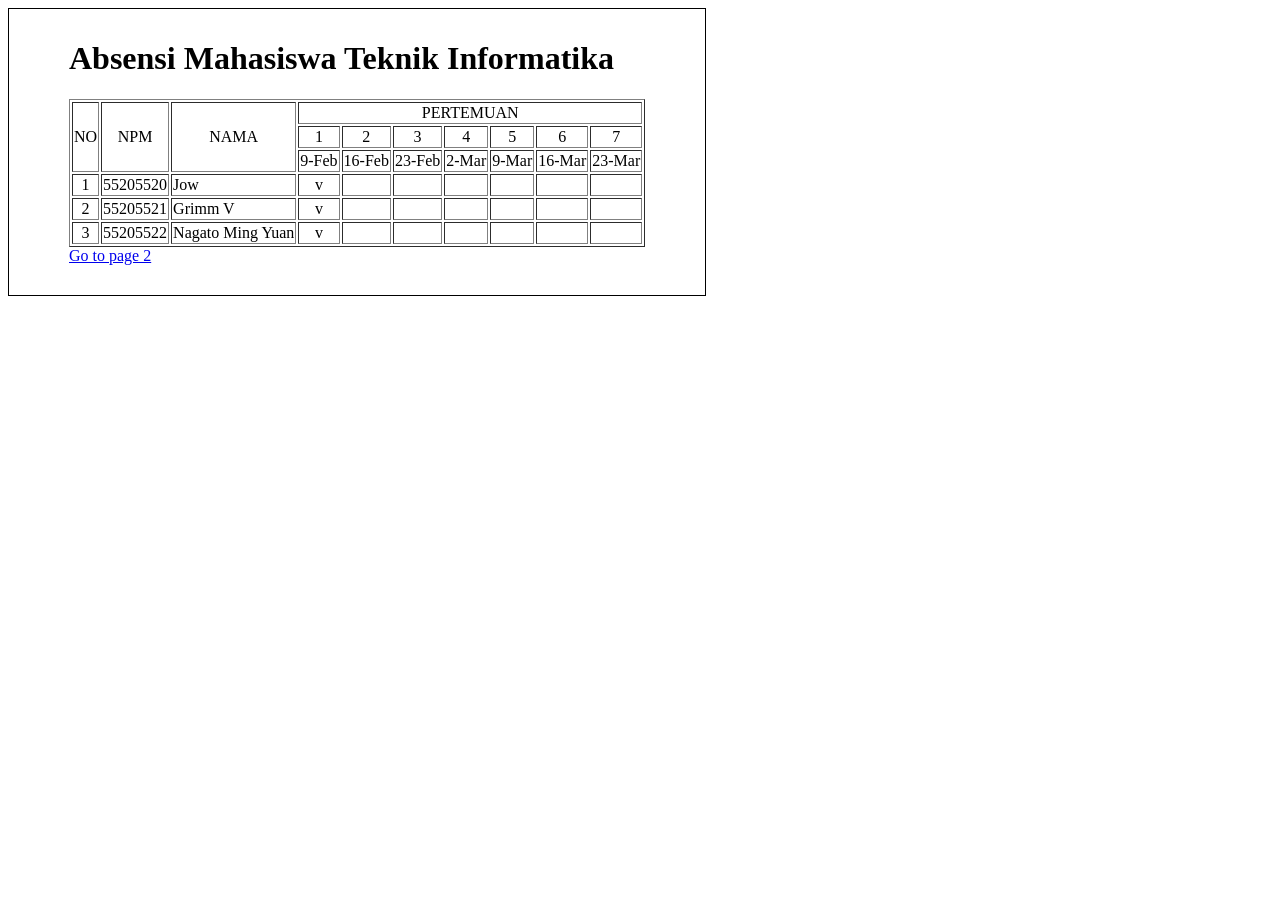
<file: Tugas-2/index.html>
<!DOCTYPE html>
<html lang="id">
<head>
    <meta charset="UTF-8">
    <title>Absensi Mahasiswa Teknik Informatika</title>
</head>
<body>

    <div style="display: inline-block; border: 1px solid #000; padding: 10px 60px 30px 60px;">

        <h1>Absensi Mahasiswa Teknik Informatika</h1>

        <table border="1">
            <tr>
                <td rowspan="3" align="center">NO</td>
                <td rowspan="3" align="center">NPM</td>
                <td rowspan="3" align="center">NAMA</td>
                <td colspan="7" align="center">PERTEMUAN</td>
            </tr>
            <tr>
                <td align="center">1</td>
                <td align="center">2</td>
                <td align="center">3</td>
                <td align="center">4</td>
                <td align="center">5</td>
                <td align="center">6</td>
                <td align="center">7</td>
            </tr>
            <tr>
                <td align="center">9-Feb</td>
                <td align="center">16-Feb</td>
                <td align="center">23-Feb</td>
                <td align="center">2-Mar</td>
                <td align="center">9-Mar</td>
                <td align="center">16-Mar</td>
                <td align="center">23-Mar</td>
            </tr>
            <tr>
                <td align="center">1</td>
                <td>55205520</td>
                <td>Jow</td>
                <td align="center">v</td>
                <td></td>
                <td></td>
                <td></td>
                <td></td>
                <td></td>
                <td></td>
            </tr>
            <tr>
                <td align="center">2</td>
                <td>55205521</td>
                <td>Grimm V</td>
                <td align="center">v</td>
                <td></td>
                <td></td>
                <td></td>
                <td></td>
                <td></td>
                <td></td>
            </tr>
            <tr>
                <td align="center">3</td>
                <td>55205522</td>
                <td>Nagato Ming Yuan</td>
                <td align="center">v</td>
                <td></td>
                <td></td>
                <td></td>
                <td></td>
                <td></td>
                <td></td>
            </tr>
        </table>
        <a href="page2.html">Go to page 2</a>
    </div>

</body>
</html>
</file>
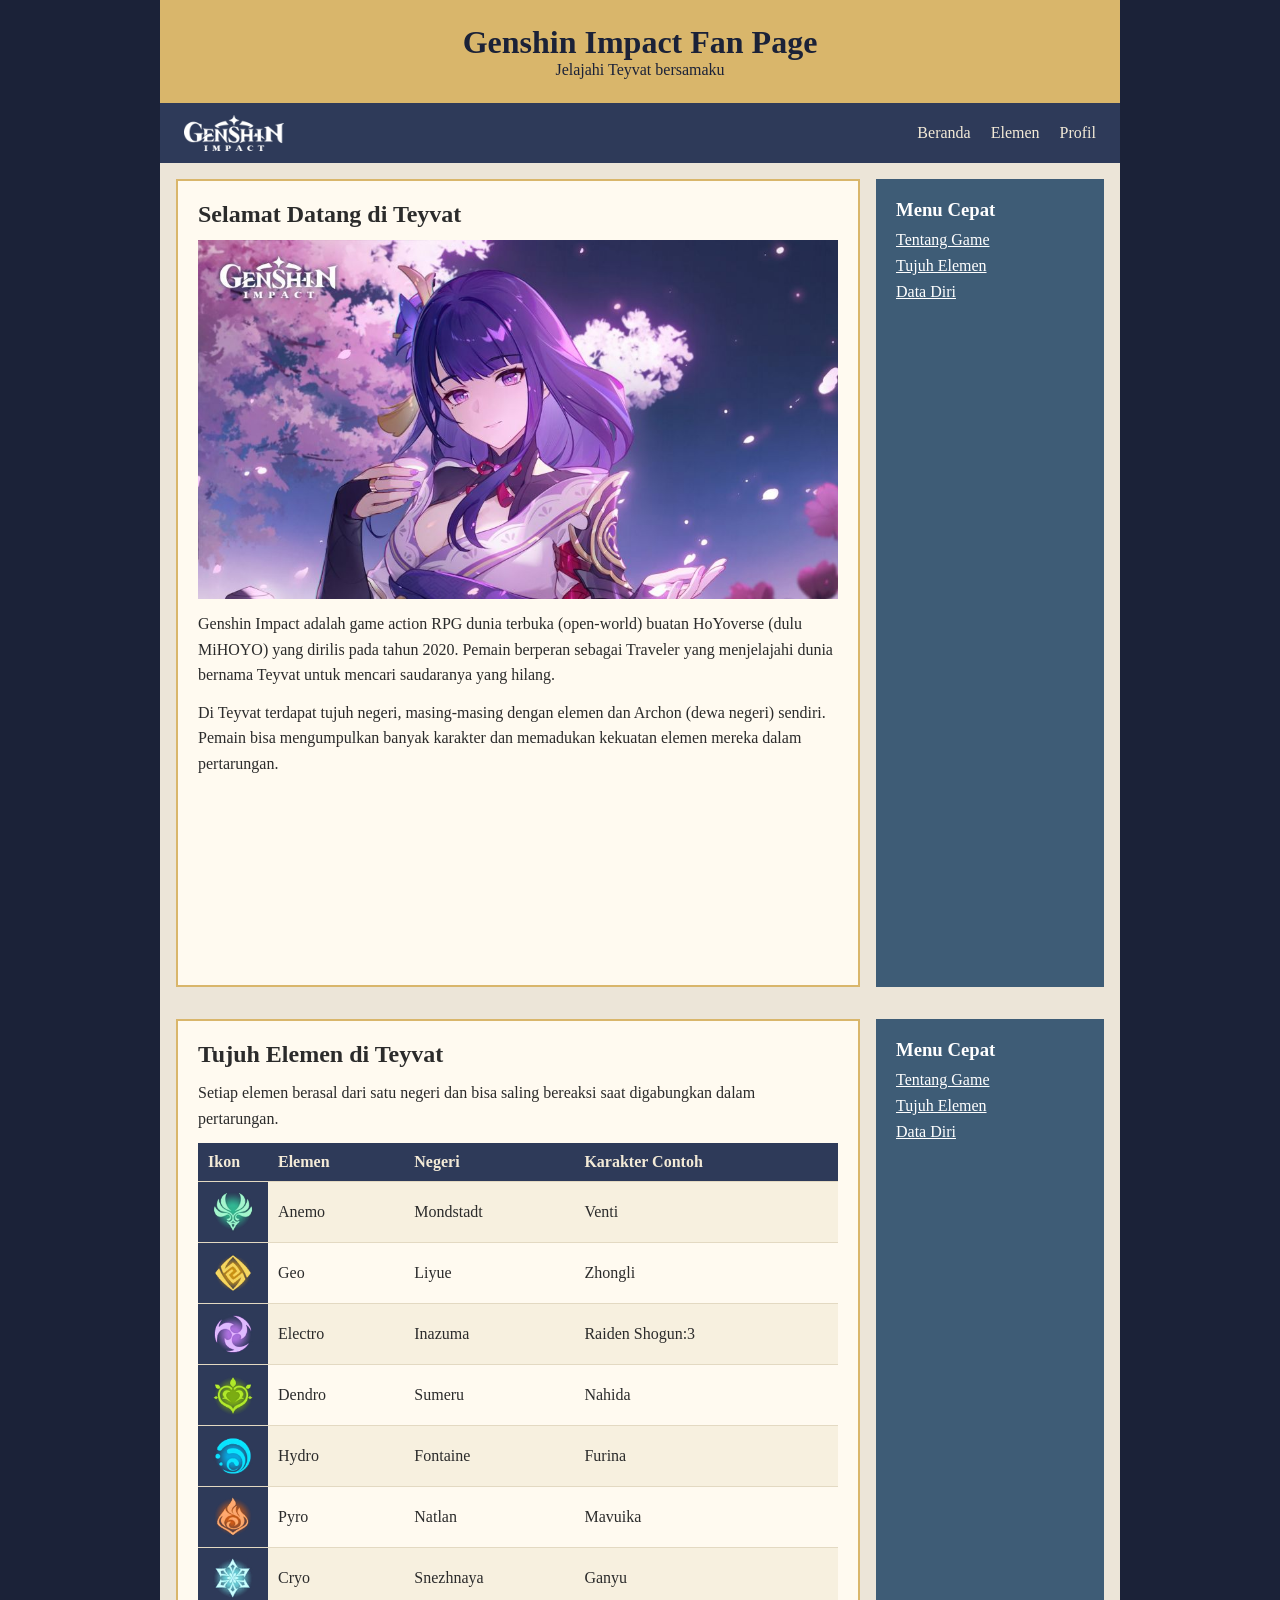
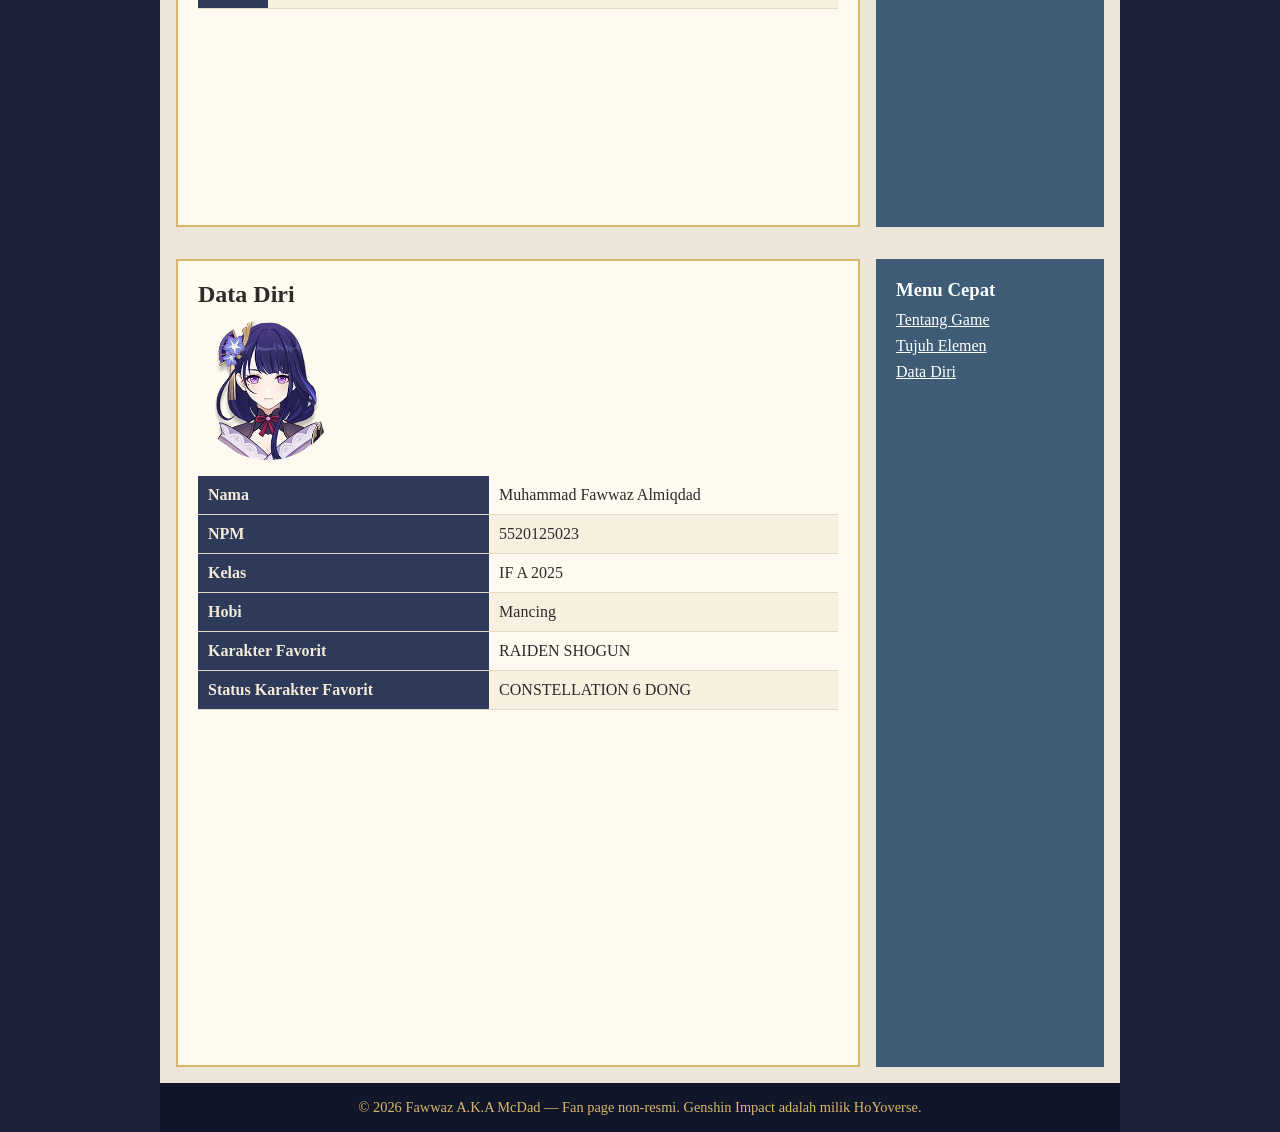
<file: Tugas-3/index.html>
<!DOCTYPE html>
<html lang="id">
<head>
    <meta charset="UTF-8">
    <meta name="viewport" content="width=device-width, initial-scale=1.0">
    <title>Genshin Impact Fan Page</title>
    <link rel="stylesheet" href="style.css">
</head>
<body>

    <header>
        <h1>Genshin Impact Fan Page</h1>
        <p>Jelajahi Teyvat bersamaku</p>
    </header>

    <nav>
        <div class="logo">
            <img src="images/genshin.webp" alt="Logo">
        </div>
        <ul>
            <li><a href="#beranda">Beranda</a></li>
            <li><a href="#elemen">Elemen</a></li>
            <li><a href="#profil">Profil</a></li>
        </ul>
    </nav>

    <!-- HALAMAN 1: Beranda -->
    <section id="beranda">
        <article>
            <h2>Selamat Datang di Teyvat</h2>
            <img class="banner" src="images/raiden.jpg" alt="Banner Teyvat">
            <p>Genshin Impact adalah game action RPG dunia terbuka (open-world) buatan HoYoverse (dulu MiHOYO) yang dirilis pada tahun 2020. Pemain berperan sebagai Traveler yang menjelajahi dunia bernama Teyvat untuk mencari saudaranya yang hilang.</p>
            <p>Di Teyvat terdapat tujuh negeri, masing-masing dengan elemen dan Archon (dewa negeri) sendiri. Pemain bisa mengumpulkan banyak karakter dan memadukan kekuatan elemen mereka dalam pertarungan.</p>
        </article>
            <aside>
                <h3>Menu Cepat</h3>
                <ul>
                    <li><a href="#beranda">Tentang Game</a></li>
                    <li><a href="#elemen">Tujuh Elemen</a></li>
                    <li><a href="#profil">Data Diri</a></li>
                </ul>
            </aside>
    </section>

    <!-- HALAMAN 2: Elemen -->
    <section id="elemen">
        <article>
            <h2>Tujuh Elemen di Teyvat</h2>
            <p>Setiap elemen berasal dari satu negeri dan bisa saling bereaksi saat digabungkan dalam pertarungan.</p>
            <table>
                <tr>
                    <th>Ikon</th>
                    <th>Elemen</th>
                    <th>Negeri</th>
                    <th>Karakter Contoh</th>
                </tr>
                    <tr>
                        <td><img src="images/anemo.webp" alt="Anemo"></td>
                        <td>Anemo</td>
                        <td>Mondstadt</td>
                        <td>Venti</td>
                    </tr>
                    <tr>
                        <td><img src="images/geo.webp" alt="Geo"></td>
                        <td>Geo</td>
                        <td>Liyue</td>
                        <td>Zhongli</td>
                    </tr>
                    <tr>
                        <td><img src="images/electro.webp" alt="Electro"></td>
                        <td>Electro</td>
                        <td>Inazuma</td>
                        <td>Raiden Shogun:3</td>
                    </tr>
                    <tr>
                        <td><img src="images/dendro.webp" alt="Dendro"></td>
                        <td>Dendro</td>
                        <td>Sumeru</td>
                        <td>Nahida</td>
                    </tr>
                    <tr>
                        <td><img src="images/hydro.webp" alt="Hydro"></td>
                        <td>Hydro</td>
                        <td>Fontaine</td>
                        <td>Furina</td>
                    </tr>
                    <tr>
                        <td><img src="images/pyro.webp" alt="Pyro"></td>
                        <td>Pyro</td>
                        <td>Natlan</td>
                        <td>Mavuika</td>
                    </tr>
                    <tr>
                        <td><img src="images/cryo.webp" alt="Cryo"></td>
                        <td>Cryo</td>
                        <td>Snezhnaya</td>
                        <td>Ganyu</td>
                    </tr>
            </table>
        </article>
            <aside>
                <h3>Menu Cepat</h3>
                <ul>
                    <li><a href="#beranda">Tentang Game</a></li>
                    <li><a href="#elemen">Tujuh Elemen</a></li>
                    <li><a href="#profil">Data Diri</a></li>
                </ul>
            </aside>
    </section>

    <!-- HALAMAN 3: Data Diri -->
    <section id="profil">
        <article>
            <h2>Data Diri</h2>
            <img class="foto" src="images/RaidenShogun.webp" alt="Foto profil">
            <table>
                <tr><th>Nama</th><td>Muhammad Fawwaz Almiqdad</td></tr>
                <tr><th>NPM</th><td>5520125023</td></tr>
                <tr><th>Kelas</th><td>IF A 2025</td></tr>
                <tr><th>Hobi</th><td>Mancing</td></tr>
                <tr><th>Karakter Favorit</th><td>RAIDEN SHOGUN</td></tr>
                <tr><th>Status Karakter Favorit</th><td>CONSTELLATION 6 DONG</td></tr>
            </table>
        </article>
            <aside>
                <h3>Menu Cepat</h3>
                <ul>
                    <li><a href="#beranda">Tentang Game</a></li>
                    <li><a href="#elemen">Tujuh Elemen</a></li>
                    <li><a href="#profil">Data Diri</a></li>
                </ul>
            </aside>
    </section>

    <footer>
        <p>&copy; 2026 Fawwaz A.K.A McDad &mdash; Fan page non-resmi. Genshin Impact adalah milik HoYoverse.</p>
    </footer>

</body>
</html>
</file>
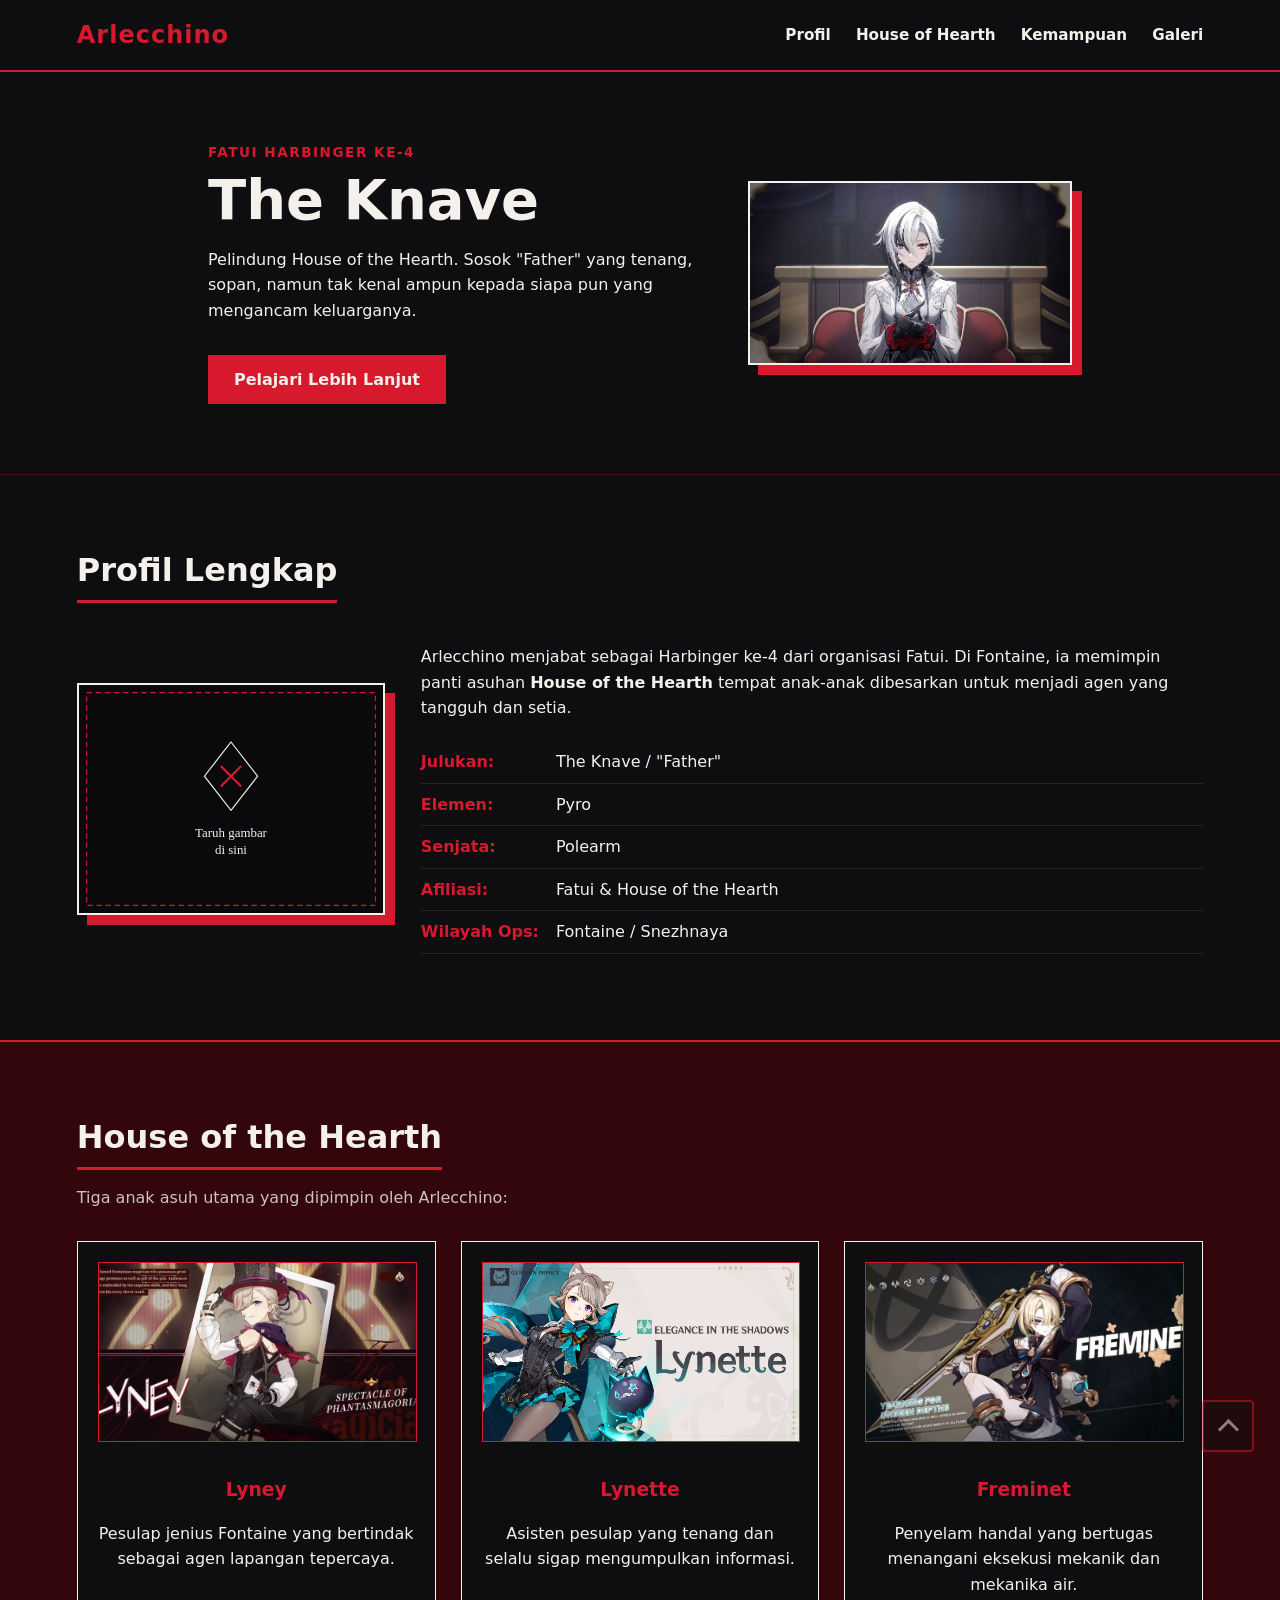
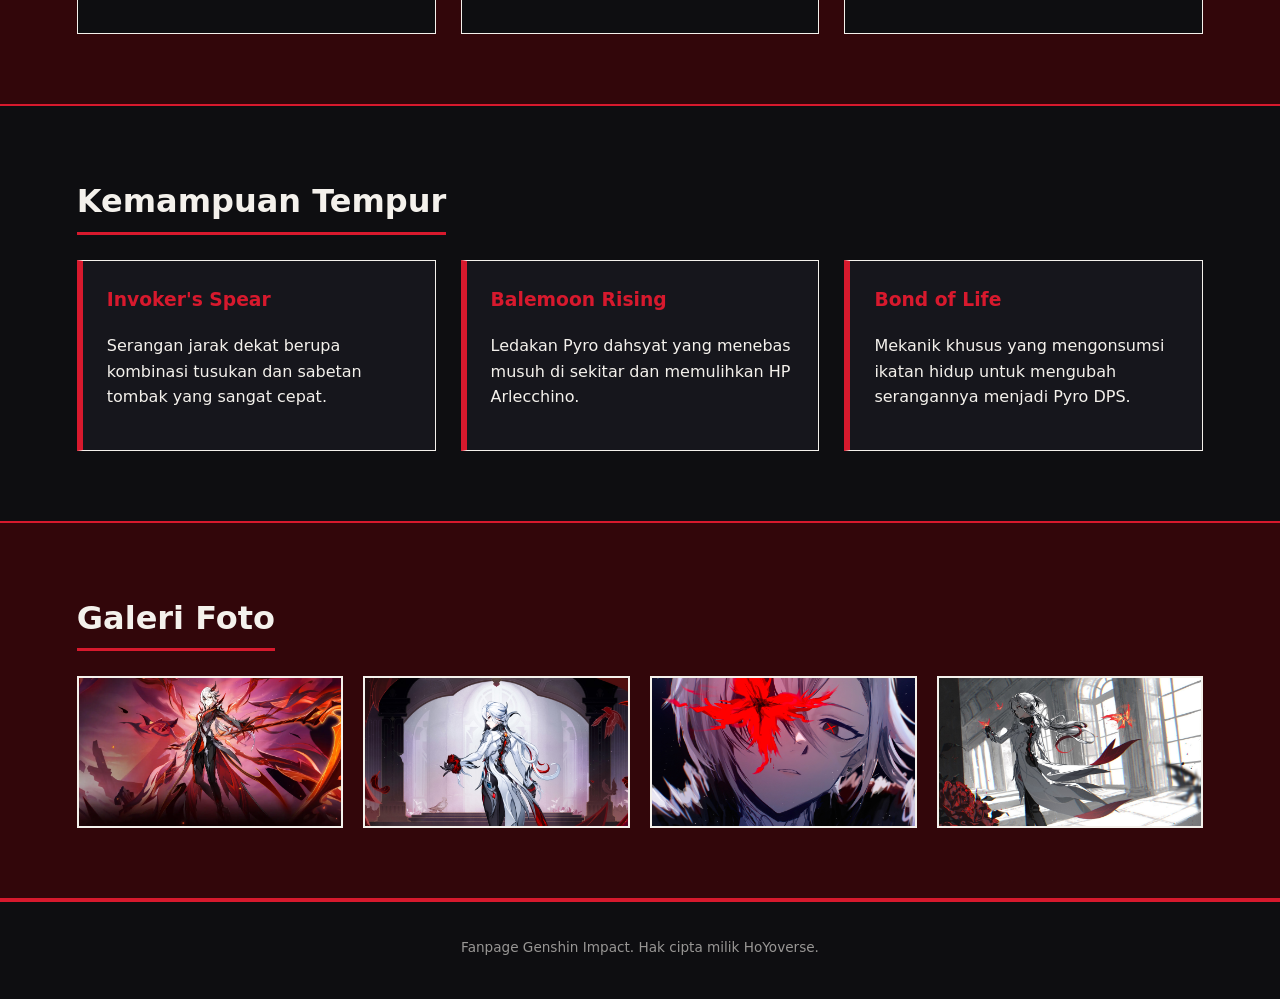
<file: Tugas-5/index.html>
<!DOCTYPE html>
<html lang="id">
<head>
  <meta charset="UTF-8">
  <meta name="viewport" content="width=device-width, initial-scale=1.0">
  <title>Arlecchino - The Knave</title>
  <link rel="stylesheet" href="style.css">
</head>
<body id="atas">

  <!-- Navbar -->
  <nav class="navbar">
    <h2>Arlecchino</h2>
    <div class="menu">
      <a href="#profil">Profil</a>
      <a href="#house">House of Hearth</a>
      <a href="#kemampuan">Kemampuan</a>
      <a href="#galeri">Galeri</a>
    </div>
  </nav>

  <header class="hero">
    <div class="hero-teks">
      <p class="kicker">Fatui Harbinger ke-4</p>
      <h1>The Knave</h1>
      <p>Pelindung House of the Hearth. Sosok "Father" yang tenang, sopan, namun tak kenal ampun kepada siapa pun yang mengancam keluarganya.</p>
      <a href="#profil" class="btn">Pelajari Lebih Lanjut</a>
    </div>
    <div class="hero-gambar">
      <img src="arle1.jpg" alt="Arlecchino Hero">
    </div>
  </header>

  <main>
    <section id="profil" class="bagian">
      <h2>Profil Lengkap</h2>
      <div class="dua-kolom">
        <div class="frame-gambar">
          <img src="placeholder.svg" alt="Potret Arlecchino">
        </div>
        <div class="profil-detail">
          <p>Arlecchino menjabat sebagai Harbinger ke-4 dari organisasi Fatui. Di Fontaine, ia memimpin panti asuhan <strong>House of the Hearth</strong> tempat anak-anak dibesarkan untuk menjadi agen yang tangguh dan setia.</p>
          
          <ul class="info-list">
            <li><strong>Julukan:</strong> The Knave / "Father"</li>
            <li><strong>Elemen:</strong> Pyro</li>
            <li><strong>Senjata:</strong> Polearm</li>
            <li><strong>Afiliasi:</strong> Fatui & House of the Hearth</li>
            <li><strong>Wilayah Ops:</strong> Fontaine / Snezhnaya</li>
          </ul>
        </div>
      </div>
    </section>

    <section id="house" class="bagian latar-gelap">
      <h2>House of the Hearth</h2>
      <p class="sub-judul">Tiga anak asuh utama yang dipimpin oleh Arlecchino:</p>
      
      <div class="kartu-grid">
        <div class="kartu-karakter">
          <img src="lyney.avif" alt="Lyney">
          <h3>Lyney</h3>
          <p>Pesulap jenius Fontaine yang bertindak sebagai agen lapangan tepercaya.</p>
        </div>
        <div class="kartu-karakter">
          <img src="lynette.jpg" alt="Lynette">
          <h3>Lynette</h3>
          <p>Asisten pesulap yang tenang dan selalu sigap mengumpulkan informasi.</p>
        </div>
        <div class="kartu-karakter">
          <img src="freminet.avif" alt="Freminet">
          <h3>Freminet</h3>
          <p>Penyelam handal yang bertugas menangani eksekusi mekanik dan mekanika air.</p>
        </div>
      </div>
    </section>

    <section id="kemampuan" class="bagian">
      <h2>Kemampuan Tempur</h2>
      <div class="kartu-grid">
        <div class="kartu-skill">
          <h3>Invoker's Spear</h3>
          <p>Serangan jarak dekat berupa kombinasi tusukan dan sabetan tombak yang sangat cepat.</p>
        </div>
        <div class="kartu-skill">
          <h3>Balemoon Rising</h3>
          <p>Ledakan Pyro dahsyat yang menebas musuh di sekitar dan memulihkan HP Arlecchino.</p>
        </div>
        <div class="kartu-skill">
          <h3>Bond of Life</h3>
          <p>Mekanik khusus yang mengonsumsi ikatan hidup untuk mengubah serangannya menjadi Pyro DPS.</p>
        </div>
      </div>
    </section>

    <section id="galeri" class="bagian latar-gelap">
      <h2>Galeri Foto</h2>
      <div class="galeri-grid">
        <div class="frame-galeri"><img src="arle2.webp" alt="Galeri 1"></div>
        <div class="frame-galeri"><img src="arle3.jpg" alt="Galeri 2"></div>
        <div class="frame-galeri"><img src="arle4.jpg" alt="Galeri 3"></div>
        <div class="frame-galeri"><img src="arle5.jpg" alt="Galeri 4"></div>
      </div>
    </section>
  </main>

  <footer>
    <p class="kecil">Fanpage Genshin Impact. Hak cipta milik HoYoverse.</p>
  </footer>

  <div class="area-tombol">
    <a class="tombol-atas" href="#atas" title="Kembali ke atas" aria-label="Kembali ke atas"></a>
  </div>

</body>
</html>
</file>
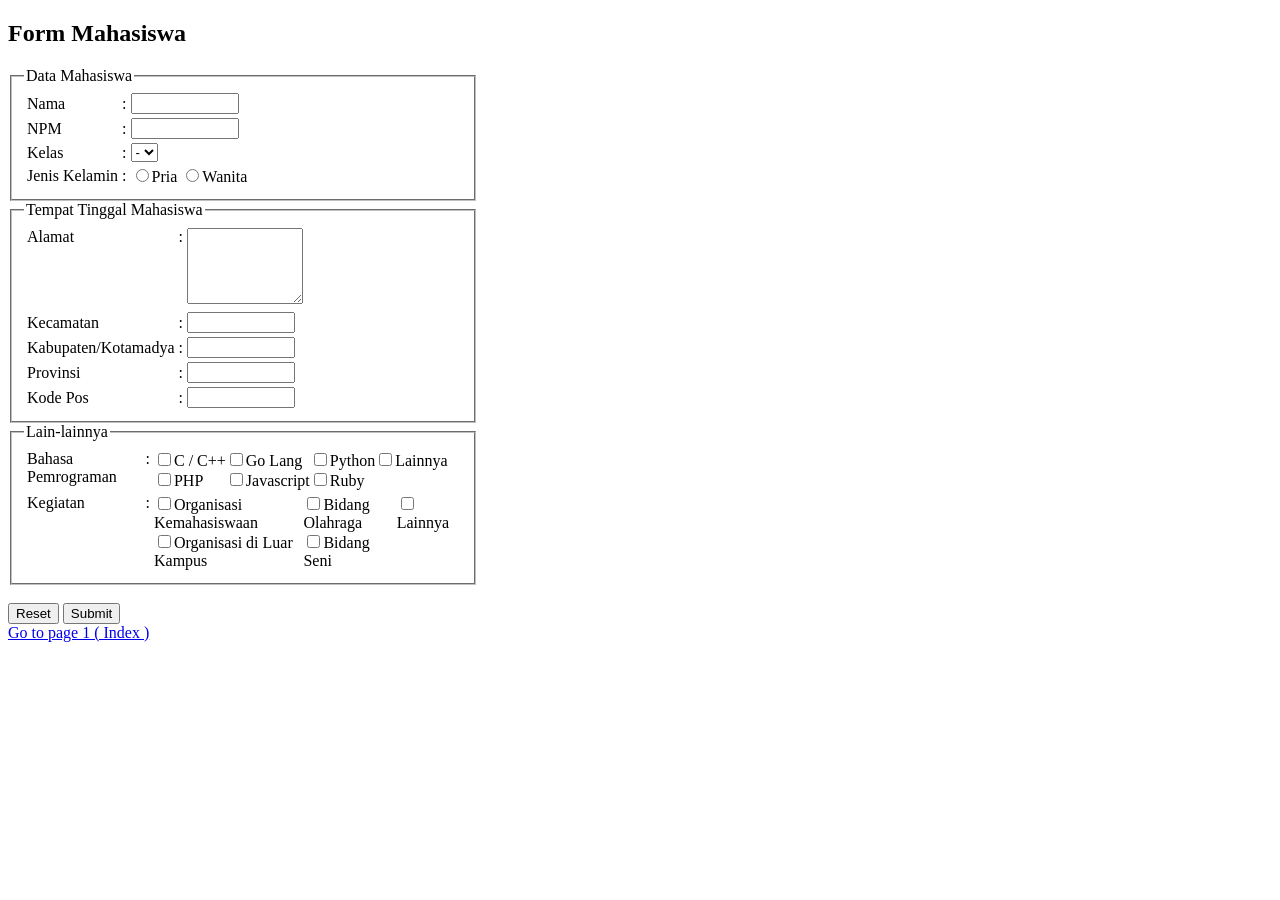
<file: Tugas-2/page2.html>
<!DOCTYPE html>
<html lang="id">
<head>
    <meta charset="UTF-8">
    <title>Form Mahasiswa</title>
</head>
<body>

    <div style="width: 470px;">

        <h2>Form Mahasiswa</h2>

        <form action="#" method="post">

            <fieldset>
                <legend>Data Mahasiswa</legend>
                <table>
                    <tr>
                        <td>Nama</td>
                        <td>:</td>
                        <td><input type="text" name="nama" style="width: 100px;"></td>
                    </tr>
                    <tr>
                        <td>NPM</td>
                        <td>:</td>
                        <td><input type="text" name="npm" style="width: 100px;"></td>
                    </tr>
                    <tr>
                        <td>Kelas</td>
                        <td>:</td>
                        <td>
                            <select name="kelas">
                                <option value="">-</option>
                            </select>
                        </td>
                    </tr>
                    <tr>
                        <td>Jenis Kelamin</td>
                        <td>:</td>
                        <td>
                            <input type="radio" name="jenis_kelamin" value="Pria">Pria
                            <input type="radio" name="jenis_kelamin" value="Wanita">Wanita
                        </td>
                    </tr>
                </table>
            </fieldset>

            <fieldset>
                <legend>Tempat Tinggal Mahasiswa</legend>
                <table>
                    <tr>
                        <td valign="top">Alamat</td>
                        <td valign="top">:</td>
                        <td><textarea name="alamat" style="width: 110px; height: 70px;"></textarea></td>
                    </tr>
                    <tr>
                        <td>Kecamatan</td>
                        <td>:</td>
                        <td><input type="text" name="kecamatan" style="width: 100px;"></td>
                    </tr>
                    <tr>
                        <td>Kabupaten/Kotamadya</td>
                        <td>:</td>
                        <td><input type="text" name="kabupaten" style="width: 100px;"></td>
                    </tr>
                    <tr>
                        <td>Provinsi</td>
                        <td>:</td>
                        <td><input type="text" name="provinsi" style="width: 100px;"></td>
                    </tr>
                    <tr>
                        <td>Kode Pos</td>
                        <td>:</td>
                        <td><input type="text" name="kode_pos" style="width: 100px;"></td>
                    </tr>
                </table>
            </fieldset>

            <fieldset>
                <legend>Lain-lainnya</legend>
                <table>
                    <tr>
                        <td valign="top">Bahasa Pemrograman</td>
                        <td valign="top">:</td>
                        <td>
                            <table cellpadding="0" cellspacing="0">
                                <tr>
                                    <td><input type="checkbox" name="bahasa[]" value="C/C++">C / C++</td>
                                    <td><input type="checkbox" name="bahasa[]" value="Go Lang">Go Lang</td>
                                    <td><input type="checkbox" name="bahasa[]" value="Python">Python</td>
                                    <td><input type="checkbox" name="bahasa[]" value="Lainnya">Lainnya</td>
                                </tr>
                                <tr>
                                    <td><input type="checkbox" name="bahasa[]" value="PHP">PHP</td>
                                    <td><input type="checkbox" name="bahasa[]" value="Javascript">Javascript</td>
                                    <td><input type="checkbox" name="bahasa[]" value="Ruby">Ruby</td>
                                    <td></td>
                                </tr>
                            </table>
                        </td>
                    </tr>
                    <tr>
                        <td valign="top">Kegiatan</td>
                        <td valign="top">:</td>
                        <td>
                            <table cellpadding="0" cellspacing="0">
                                <tr>
                                    <td><input type="checkbox" name="kegiatan[]" value="Organisasi Kemahasiswaan">Organisasi Kemahasiswaan</td>
                                    <td><input type="checkbox" name="kegiatan[]" value="Bidang Olahraga">Bidang Olahraga</td>
                                    <td><input type="checkbox" name="kegiatan[]" value="Lainnya">Lainnya</td>
                                </tr>
                                <tr>
                                    <td><input type="checkbox" name="kegiatan[]" value="Organisasi di Luar Kampus">Organisasi di Luar Kampus</td>
                                    <td><input type="checkbox" name="kegiatan[]" value="Bidang Seni">Bidang Seni</td>
                                    <td></td>
                                </tr>
                            </table>
                        </td>
                    </tr>
                </table>
            </fieldset>

            <br>
            <input type="reset" value="Reset">
            <input type="submit" value="Submit">

        </form>
        <a href="index.html">Go to page 1 ( Index )</a>
    </div>

</body>
</html>
</file>
<file: Tugas-3/style.css>
:root {
  --navy: #1b2238;   
  --emas: #d9b66b;    
  --biru: #2e3a59;    
  --perkamen: #ece5d8; 
  --kertas: #fffaf0;
  --aside: #3e5c76;
  --gelap: #11162a;
}

* { box-sizing: border-box; margin: 0; padding: 0; }

html { scroll-behavior: smooth; scroll-padding-top: 60px; }

body {
  font-family: Georgia, serif;
  background: var(--navy);
  color: #2b2b2b;
  max-width: 960px;
  margin: 0 auto;
}

header { background: var(--emas); color: var(--navy); text-align: center; padding: 24px; }

nav { background: var(--biru); color: #f3ead7; display: flex; justify-content: space-between; align-items: center; padding: 12px 24px; position: sticky; top: 0; z-index: 10; }
nav .logo { display: flex; align-items: center; gap: 8px; font-weight: bold; font-size: 1.2rem; }
nav .logo img { height: 36px; height: 36px; filter: brightness(0) invert(1); }

nav ul { display: flex; gap: 20px; list-style: none; }
nav a { color: #f3ead7; text-decoration: none; }
nav a:hover { color: var(--emas); }

section {
  min-height: calc(100vh - 60px); background: var(--perkamen); display: grid; grid-template-columns: 3fr 1fr; gap: 16px; padding: 16px; }

article { background: var(--kertas); padding: 20px; border: 2px solid var(--emas); }
article h2 { margin-bottom: 12px; }
article p { margin-bottom: 12px; line-height: 1.6; }
article img.banner { width: 100%; margin-bottom: 12px; display: block; }

aside { background: var(--aside); color: #fff; padding: 20px; }
aside h3 { margin-bottom: 10px; }
aside ul { list-style: none; }
aside li { margin-bottom: 8px; }
aside a { color: #fff; }

footer { background: var(--gelap); color: var(--emas); text-align: center; padding: 16px; font-size: 0.9rem; }

table { border-collapse: collapse; width: 100%; }

th, td {
  border: none;
  border-bottom: 1px solid #e3d9c2;   /* garis tipis warna perkamen */
  padding: 10px;
  text-align: left;
  vertical-align: middle;
}
th { background: var(--biru); color: #f3ead7; }
tr:nth-child(even) td { background: #f7f0df; }
tr td:first-child { background: var(--biru); text-align: center; width: 70px; }
td img { height: 40px; margin: auto; display: block; }

img.foto { width: 140px; border-radius: 50%; margin-bottom: 12px; }

@media (max-width: 640px) {
  section { grid-template-columns: 1fr; }
  nav { flex-direction: column; gap: 8px; }
}
</file>
<file: Tugas-5/style.css>
:root {
  --hitam: #0e0e11;
  --hitam-kartu: #16161c;
  --putih: #f4f1ec;
  --merah: #d7192d;
  --merah-gelap: #32060a;
}

html {
  scroll-behavior: smooth;
}

body {
  margin: 0;
  background-color: var(--hitam);
  color: var(--putih);
  font-family: system-ui, -apple-system, sans-serif;
  line-height: 1.6;
  position: relative;
}

a {
  text-decoration: none;
  color: var(--putih);
  transition: all 0.25s ease;
}

.navbar {
  display: flex;
  justify-content: space-between;
  align-items: center;
  padding: 16px 6%;
  background-color: var(--hitam);
  border-bottom: 2px solid var(--merah);
  position: sticky;
  top: 0;
  z-index: 10;
}

.navbar h2 {
  margin: 0;
  color: var(--merah);
  letter-spacing: 1px;
}

.menu a {
  margin-left: 20px;
  font-weight: 600;
  font-size: 0.95rem;
}

.menu a:hover {
  color: var(--merah);
}

.hero {
  display: flex;
  flex-wrap: wrap;
  align-items: center;
  justify-content: center;
  gap: 40px;
  padding: 70px 6%;
  border-bottom: 1px solid rgba(215, 25, 45, 0.3);
}

.hero-teks {
  flex: 1 1 350px;
  max-width: 500px;
}

.kicker {
  color: var(--merah);
  font-weight: bold;
  margin: 0 0 5px 0;
  text-transform: uppercase;
  font-size: 0.85rem;
  letter-spacing: 1.5px;
}

.hero-teks h1 {
  font-size: 3.5rem;
  margin: 0 0 15px 0;
  line-height: 1.1;
}

.btn {
  display: inline-block;
  margin-top: 15px;
  padding: 10px 24px;
  background-color: var(--merah);
  color: var(--putih);
  font-weight: bold;
  border: 2px solid var(--merah);
}

.btn:hover {
  background-color: transparent;
  color: var(--merah);
}

.hero-gambar img, 
.frame-gambar img {
  width: 100%;
  max-width: 320px;
  border: 2px solid var(--putih);
  box-shadow: 10px 10px 0 var(--merah);
  display: block;
}

.bagian {
  padding: 70px 6%;
}

.bagian h2 {
  font-size: 2rem;
  margin-top: 0;
  margin-bottom: 25px;
  border-bottom: 3px solid var(--merah);
  display: inline-block;
  padding-bottom: 4px;
}

.sub-judul {
  margin-top: -10px;
  margin-bottom: 30px;
  opacity: 0.8;
}

.latar-gelap {
  background-color: var(--merah-gelap);
  border-top: 2px solid var(--merah);
  border-bottom: 2px solid var(--merah);
}

.dua-kolom {
  display: flex;
  flex-wrap: wrap;
  gap: 40px;
  align-items: center;
}

.profil-detail {
  flex: 1 1 300px;
}

.info-list {
  list-style: none;
  padding: 0;
  margin-top: 20px;
}

.info-list li {
  padding: 8px 0;
  border-bottom: 1px solid rgba(255, 255, 255, 0.1);
}

.info-list strong {
  color: var(--merah);
  display: inline-block;
  width: 130px;
}

.kartu-grid {
  display: grid;
  grid-template-columns: repeat(auto-fit, minmax(240px, 1fr));
  gap: 25px;
}

.kartu-karakter {
  background-color: var(--hitam);
  border: 1px solid var(--putih);
  padding: 20px;
  text-align: center;
}

.kartu-karakter img {
  width: 100%;
  aspect-ratio: 16/9;
  object-fit: cover;
  border: 1px solid var(--merah);
  margin-bottom: 15px;
}

.kartu-karakter h3 {
  margin: 10px 0 5px;
  color: var(--merah);
}

.kartu-skill {
  background-color: var(--hitam-kartu);
  border: 1px solid var(--putih);
  border-left: 6px solid var(--merah);
  padding: 24px;
}

.kartu-skill h3 {
  margin-top: 0;
  color: var(--merah);
}

.galeri-grid {
  display: grid;
  grid-template-columns: repeat(auto-fit, minmax(200px, 1fr));
  gap: 20px;
}

.frame-galeri {
  border: 2px solid var(--putih);
  background-color: var(--hitam);
  overflow: hidden;
}

.frame-galeri img {
  width: 100%;
  aspect-ratio: 16/9;
  display: block;
  transition: transform 0.3s ease;
}

.frame-galeri:hover img {
  transform: scale(1.05);
}

footer {
  text-align: center;
  padding: 35px 20px;
  background-color: var(--hitam);
  border-top: 2px solid var(--merah);
}

footer p { margin: 0 0 5px; }
.kecil { font-size: 0.85rem; opacity: 0.6; }

.area-tombol {
  position: absolute;
  top: calc(500px + 100vh);
  bottom: 0;
  right: 30px;            
  width: 48px;
  pointer-events: none;
}

.tombol-atas {
  position: sticky;
  top: calc(100vh - 80px);
  display: flex;
  justify-content: center;
  align-items: center;
  width: 48px;
  height: 48px;
  background-color: var(--hitam);
  border: 2px solid var(--merah);
  border-radius: 4px;
  pointer-events: auto;
  opacity: 0.5;
  transition: opacity 0.3s ease, background-color 0.3s ease;
}

.tombol-atas::before {
  content: "";
  width: 12px;
  height: 12px;
  border-top: 3px solid var(--putih);
  border-left: 3px solid var(--putih);
  transform: translateY(3px) rotate(45deg);
}

.tombol-atas:hover {
  opacity: 1; 
  background-color: var(--merah);
}
</file>
